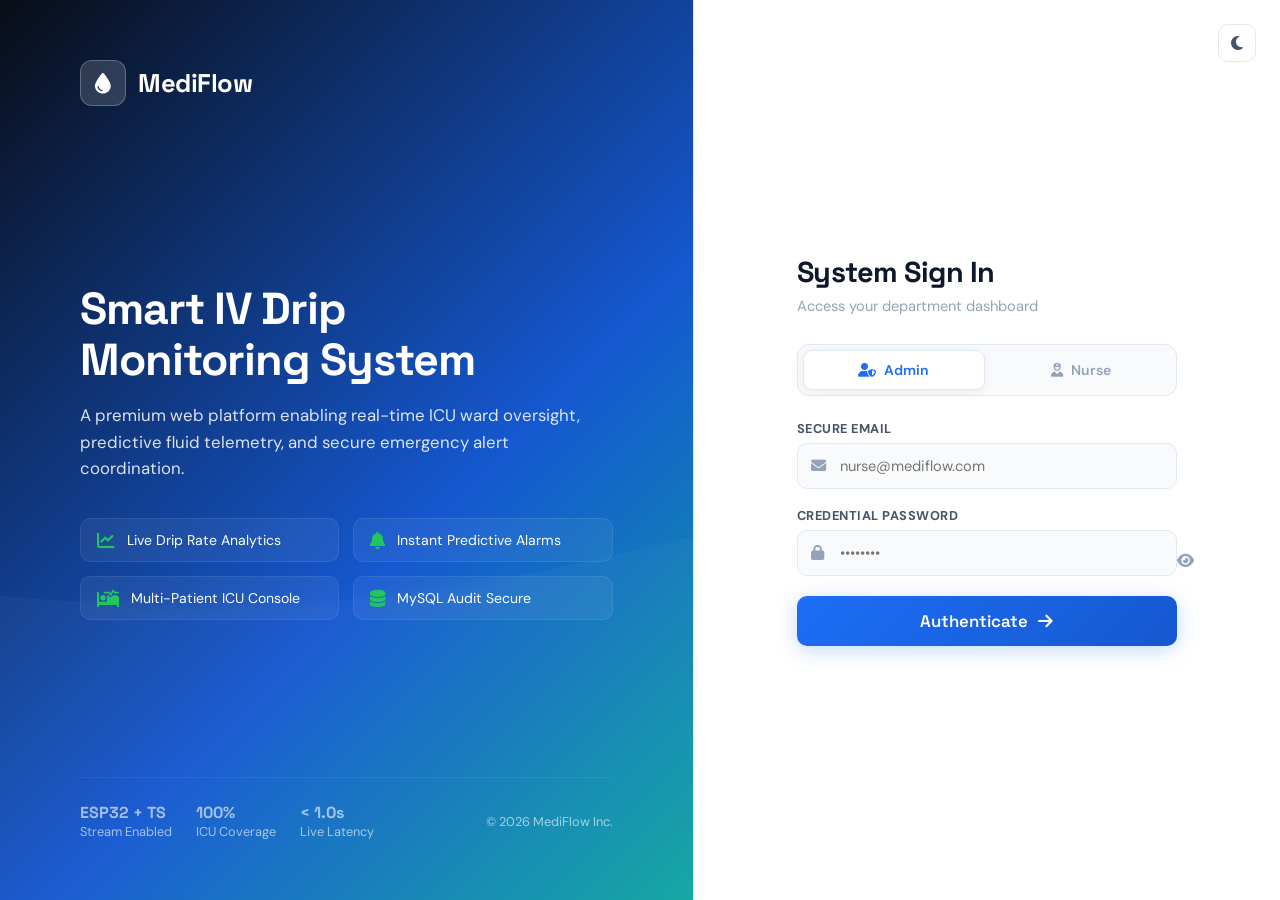
<file: frontend/index.html>
<!DOCTYPE html>
<html lang="en">
<head>
  <meta charset="UTF-8"/>
  <meta name="viewport" content="width=device-width, initial-scale=1.0"/>
  <title>MediFlow — Login</title>
  <link rel="stylesheet" href="css/main.css"/>
  <link rel="stylesheet" href="https://cdnjs.cloudflare.com/ajax/libs/font-awesome/6.5.0/css/all.min.css"/>
  <style>
    body { min-height: 100vh; display: flex; overflow: hidden; margin: 0; padding: 0; background: var(--bg); }
    .bg-grid { position: absolute; inset: 0; background-image: linear-gradient(rgba(29,110,245,.03) 1px, transparent 1px), linear-gradient(90deg, rgba(29,110,245,.03) 1px, transparent 1px); background-size: 50px 50px; z-index: 1; pointer-events: none; }
    .bg-orb { position: absolute; width: 800px; height: 800px; border-radius: 50%; background: radial-gradient(circle, rgba(14, 165, 160, 0.15) 0%, transparent 60%); top: -300px; left: -200px; animation: orbMove 10s ease-in-out infinite alternate; z-index: 1; pointer-events: none; }
    @keyframes orbMove { to { transform: translate(200px, 150px) scale(1.1); } }
    
    .login-wrap { position: relative; z-index: 2; display: flex; width: 100vw; height: 100vh; overflow: hidden; }
    
    /* Left brand split panel */
    .brand-panel { 
      flex: 1.25; 
      background: linear-gradient(135deg, #090d16 0%, #1558d0 60%, #0ea5a0 100%); 
      padding: 60px 80px; 
      display: flex; 
      flex-direction: column; 
      justify-content: space-between; 
      color: #fff; 
      position: relative; 
      overflow: hidden; 
    }
    
    /* Animated wave pattern for premium aesthetic */
    .brand-panel::before {
      content: "";
      position: absolute;
      inset: 0;
      background: url('data:image/svg+xml;utf8,<svg viewBox="0 0 1440 320" xmlns="http://www.w3.org/2000/svg"><path fill="rgba(255,255,255,0.03)" d="M0,192L60,186.7C120,181,240,171,360,181.3C480,192,600,224,720,213.3C840,203,960,149,1080,138.7C1200,128,1320,160,1380,176L1440,192L1440,320L1380,320C1320,320,1200,320,1080,320C960,320,840,320,720,320C600,320,480,320,360,320C240,320,120,320,60,320L0,320Z"></path></svg>');
      background-size: cover;
      background-position: bottom;
      z-index: 0;
      pointer-events: none;
    }

    .brand-logo { display: flex; align-items: center; gap: 12px; margin-bottom: 20px; z-index: 2; }
    .brand-logo .logo-icon { width: 46px; height: 46px; background: rgba(255, 255, 255, 0.15); border-radius: 12px; display: flex; align-items: center; justify-content: center; font-size: 1.3rem; border: 1px solid rgba(255, 255, 255, 0.25); backdrop-filter: blur(10px); }
    .brand-logo span { font-family: 'Space Grotesk', sans-serif; font-size: 1.6rem; font-weight: 700; letter-spacing: -0.5px; }
    
    .brand-content { max-width: 580px; z-index: 2; margin: auto 0; }
    .brand-panel h1 { font-size: 2.8rem; font-weight: 700; line-height: 1.15; margin-bottom: 16px; letter-spacing: -1px; }
    .brand-panel p { font-size: 1.05rem; opacity: 0.85; line-height: 1.6; margin-bottom: 36px; }
    
    .feature-list { display: grid; grid-template-columns: 1fr 1fr; gap: 14px; }
    .feature-item { display: flex; align-items: center; gap: 12px; font-size: 0.88rem; background: rgba(255, 255, 255, 0.06); padding: 12px 16px; border-radius: 10px; border: 1px solid rgba(255, 255, 255, 0.08); backdrop-filter: blur(5px); }
    .feature-item i { color: #22c55e; font-size: 1.1rem; }
    
    .brand-footer { z-index: 2; display: flex; justify-content: space-between; align-items: center; border-top: 1px solid rgba(255, 255, 255, 0.1); padding-top: 24px; font-size: 0.8rem; opacity: 0.6; }
    .brand-stats { display: flex; gap: 24px; }
    .stat-pill { display: flex; flex-direction: column; }
    .stat-val { font-family: 'Space Grotesk', sans-serif; font-weight: 700; font-size: 1rem; color: #fff; }

    /* Right form split panel */
    .form-panel { 
      flex: 1; 
      background: var(--card); 
      padding: 60px 80px; 
      display: flex; 
      flex-direction: column;
      justify-content: center;
      align-items: center; 
      z-index: 2;
      border-left: 1px solid var(--border);
      position: relative;
    }
    .form-card { width: 100%; max-width: 380px; }
    .form-card h2 { font-size: 1.8rem; font-weight: 700; color: var(--text); margin-bottom: 6px; letter-spacing: -0.5px; }
    .form-card > p { color: var(--muted); font-size: .92rem; margin-bottom: 28px; }
    
    /* Role tabs */
    .role-tabs { display: flex; gap: 6px; background: var(--surface); padding: 5px; border-radius: 12px; margin-bottom: 24px; border: 1px solid var(--border); }
    .role-tab { flex: 1; padding: 10px 14px; border: none; background: transparent; border-radius: 9px; font-family: 'DM Sans', sans-serif; font-size: .88rem; font-weight: 600; color: var(--muted); cursor: pointer; transition: all .2s; display: flex; align-items: center; justify-content: center; gap: 8px; }
    .role-tab.active { background: var(--card); color: var(--blue); box-shadow: var(--shadow); border: 1.5px solid var(--border); }
    
    /* Inputs */
    .form-group { margin-bottom: 18px; }
    .form-group label { display: block; font-size: .8rem; font-weight: 700; color: var(--text2); margin-bottom: 6px; text-transform: uppercase; letter-spacing: 0.5px; }
    .input-wrap { position: relative; display: flex; align-items: center; }
    .input-wrap i:first-child { position: absolute; left: 14px; color: var(--muted); font-size: .95rem; }
    .input-wrap input { width: 100%; padding: 12px 42px; border: 1.5px solid var(--border); border-radius: 10px; font-family: 'DM Sans', sans-serif; font-size: .92rem; color: var(--text); background: var(--surface); outline: none; transition: all .2s; }
    .input-wrap input:focus { border-color: var(--blue); box-shadow: 0 0 0 4px rgba(29,110,245,.1); background: var(--card); }
    .eye-btn { position: absolute; right: 14px; border: none; background: none; color: var(--muted); cursor: pointer; font-size: 1rem; }
    
    /* Error display */
    .login-error { background: #fef2f2; border: 1.5px solid #fca5a5; color: #dc2626; padding: 12px 14px; border-radius: 10px; font-size: .84rem; margin-bottom: 18px; display: none; align-items: center; gap: 10px; }
    
    /* Button */
    .login-btn { width: 100%; padding: 14px; background: linear-gradient(135deg, var(--blue), var(--blue-dk)); color: #fff; border: none; border-radius: 10px; font-family: 'Space Grotesk', sans-serif; font-size: 1.05rem; font-weight: 600; cursor: pointer; display: flex; align-items: center; justify-content: center; gap: 10px; transition: all .2s; box-shadow: 0 4px 20px rgba(29,110,245,.25); margin-top: 8px; }
    .login-btn:hover { transform: translateY(-1.5px); box-shadow: 0 6px 28px rgba(29,110,245,.35); }
    .login-btn:disabled { opacity: .7; cursor: not-allowed; transform: none; }
    
    /* Demo credentials */
    .demo-box { margin-top: 24px; padding: 14px; background: rgba(29,110,245,.04); border: 1.5px solid rgba(29,110,245,.12); border-radius: 12px; font-size: .82rem; color: var(--text2); }
    .demo-box p { margin-bottom: 4px; }
    .demo-box strong { color: var(--text); }
    code { background: rgba(29,110,245,.08); padding: 2px 6px; border-radius: 5px; font-size: .78rem; color: var(--blue-dk); font-weight: 600; font-family: monospace; }

    /* Theme toggle on login */
    .login-theme-toggle { position: absolute; top: 24px; right: 24px; }
    .btn-login-theme { width: 38px; height: 38px; border: 1.5px solid var(--border); border-radius: 10px; background: var(--card); color: var(--text2); cursor: pointer; display: flex; align-items: center; justify-content: center; font-size: 1rem; transition: all 0.2s; }
    .btn-login-theme:hover { background: var(--surface); color: var(--text); }

    /* Responsive grid styles */
    @media(max-width: 990px) {
      .brand-panel { display: none; }
      .form-panel { padding: 40px 24px; }
    }
  </style>
</head>
<body>
  <div class="bg-grid"></div>
  <div class="bg-orb"></div>

  <div class="login-wrap">
    <!-- Left Split: Branding -->
    <div class="brand-panel">
      <div class="brand-logo">
        <div class="logo-icon"><i class="fa-solid fa-droplet"></i></div>
        <span>MediFlow</span>
      </div>
      
      <div class="brand-content">
        <h1>Smart IV Drip<br/>Monitoring System</h1>
        <p>A premium web platform enabling real-time ICU ward oversight, predictive fluid telemetry, and secure emergency alert coordination.</p>
        
        <div class="feature-list">
          <div class="feature-item"><i class="fa-solid fa-chart-line"></i> Live Drip Rate Analytics</div>
          <div class="feature-item"><i class="fa-solid fa-bell"></i> Instant Predictive Alarms</div>
          <div class="feature-item"><i class="fa-solid fa-bed-pulse"></i> Multi-Patient ICU Console</div>
          <div class="feature-item"><i class="fa-solid fa-database"></i> MySQL Audit Secure</div>
        </div>
      </div>
      
      <div class="brand-footer">
        <div class="brand-stats">
          <div class="stat-pill"><span class="stat-val">ESP32 + TS</span><span>Stream Enabled</span></div>
          <div class="stat-pill"><span class="stat-val">100%</span><span>ICU Coverage</span></div>
          <div class="stat-pill"><span class="stat-val">&lt; 1.0s</span><span>Live Latency</span></div>
        </div>
        <span>© 2026 MediFlow Inc.</span>
      </div>
    </div>

    <!-- Right Split: Login Form -->
    <div class="form-panel">
      <!-- Theme Switcher -->
      <div class="login-theme-toggle">
        <button class="btn-login-theme" onclick="toggleDarkMode(); updateLoginThemeIcon()">
          <i class="fa-solid fa-moon" id="loginThemeIcon"></i>
        </button>
      </div>

      <div class="form-card">
        <h2>System Sign In</h2>
        <p>Access your department dashboard</p>

        <!-- Role selector -->
        <div class="role-tabs">
          <button class="role-tab active" onclick="selectRole('admin',this)">
            <i class="fa-solid fa-user-shield"></i> Admin
          </button>
          <button class="role-tab" onclick="selectRole('nurse',this)">
            <i class="fa-solid fa-user-nurse"></i> Nurse
          </button>
        </div>

        <form onsubmit="handleLogin(event)">
          <div class="form-group">
            <label>Secure Email</label>
            <div class="input-wrap">
              <i class="fa-solid fa-envelope"></i>
              <input type="email" id="email" placeholder="nurse@mediflow.com" required/>
            </div>
          </div>
          <div class="form-group" style="margin-bottom: 20px">
            <label>Credential Password</label>
            <div class="input-wrap">
              <i class="fa-solid fa-lock"></i>
              <input type="password" id="password" placeholder="••••••••" required/>
              <button type="button" class="eye-btn" onclick="togglePwd()">
                <i class="fa-solid fa-eye" id="eyeIcon"></i>
              </button>
            </div>
          </div>

          <div class="login-error" id="loginError">
            <i class="fa-solid fa-circle-exclamation"></i>
            <span id="errorMsg">Invalid credentials.</span>
          </div>

          <button type="submit" class="login-btn" id="loginBtn">
            <span id="btnText">Authenticate</span>
            <i class="fa-solid fa-arrow-right"></i>
          </button>
        </form>      
      </div>
    </div>
  </div>

  <script src="js/api.js"></script>
  <script src="js/auth.js"></script>
  <script>
    let selectedRole = 'admin';

    // Apply saved theme state on load
    initDarkMode();
    updateLoginThemeIcon();

    function updateLoginThemeIcon() {
      const icon = document.getElementById('loginThemeIcon');
      if (!icon) return;
      const isDark = document.documentElement.getAttribute('data-theme') === 'dark';
      icon.className = isDark ? 'fa-solid fa-sun' : 'fa-solid fa-moon';
    }

    function selectRole(role, btn) {
      selectedRole = role;
      document.querySelectorAll('.role-tab').forEach(t => t.classList.remove('active'));
      btn.classList.add('active');
    }

    function togglePwd() {
      const inp  = document.getElementById('password');
      const icon = document.getElementById('eyeIcon');
      inp.type   = inp.type === 'password' ? 'text' : 'password';
      icon.className = inp.type === 'password' ? 'fa-solid fa-eye' : 'fa-solid fa-eye-slash';
    }

    async function handleLogin(e) {
      e.preventDefault();
      const email    = document.getElementById('email').value.trim();
      const password = document.getElementById('password').value;
      const btn      = document.getElementById('loginBtn');
      const errDiv   = document.getElementById('loginError');

      btn.disabled = true;
      document.getElementById('btnText').textContent = 'Signing in...';
      errDiv.style.display = 'none';

      const res = await apiLogin(email, password);

      if (res.success) {
        // Check role matches selected tab
        if (res.user.role !== selectedRole) {
          document.getElementById('errorMsg').textContent =
            `This account is a ${res.user.role}, not a ${selectedRole}. Please select the correct role.`;
          errDiv.style.display = 'flex';
          btn.disabled = false;
          document.getElementById('btnText').textContent = 'Sign In';
          return;
        }
        saveSession(res.token, res.user);
        window.location.href = res.user.role === 'admin'
          ? '/admin/dashboard.html'
          : '/nurse/dashboard.html';
      } else {
        document.getElementById('errorMsg').textContent = res.message || 'Invalid credentials.';
        errDiv.style.display = 'flex';
        btn.disabled = false;
        document.getElementById('btnText').textContent = 'Sign In';
      }
    }
  </script>
</body>
</html>
</file>
<file: frontend/css/main.css>
/* ================================================
   MediFlow - Main Shared CSS
================================================ */
@import url('https://fonts.googleapis.com/css2?family=DM+Sans:wght@300;400;500;600&family=Space+Grotesk:wght@400;500;600;700&display=swap');

:root {
  --blue:      #1d6ef5;
  --blue-dk:   #1558d0;
  --teal:      #0ea5a0;
  --green:     #22c55e;
  --yellow:    #f59e0b;
  --red:       #ef4444;
  --bg:        #f0f4ff;
  --card:      #ffffff;
  --surface:   #f8fafc;
  --text:      #0f172a;
  --text2:     #475569;
  --muted:     #94a3b8;
  --border:    #e2e8f0;
  --sidebar:   #0f172a;
  --radius:    14px;
  --shadow:    0 2px 12px rgba(0,0,0,.06);
  --shadow-md: 0 8px 32px rgba(0,0,0,.10);
  --sidebar-w: 240px;
}
[data-theme="dark"] {
  --bg:#0a0f1e; --card:#1e293b; --surface:#111827;
  --text:#f1f5f9; --text2:#94a3b8; --muted:#475569; --border:#334155;
}
*{box-sizing:border-box;margin:0;padding:0;}
body{font-family:'DM Sans',sans-serif;background:var(--bg);color:var(--text);transition:background .3s,color .3s;}
h1,h2,h3,h4{font-family:'Space Grotesk',sans-serif;}
a{text-decoration:none;}

/* Buttons */
.btn{display:inline-flex;align-items:center;gap:8px;padding:10px 20px;border:none;border-radius:9px;font-family:'DM Sans',sans-serif;font-size:.9rem;font-weight:600;cursor:pointer;transition:all .2s;}
.btn-primary{background:var(--blue);color:#fff;}
.btn-primary:hover{background:var(--blue-dk);transform:translateY(-1px);}
.btn-danger{background:rgba(239,68,68,.1);color:#dc2626;border:1px solid rgba(239,68,68,.3);}
.btn-danger:hover{background:rgba(239,68,68,.2);}
.btn-sm{padding:6px 13px;font-size:.8rem;}
.btn-green{background:rgba(34,197,94,.1);color:#16a34a;border:1px solid rgba(34,197,94,.3);}

/* Card */
.card{background:var(--card);border-radius:var(--radius);box-shadow:var(--shadow);padding:24px;}

/* Form */
.form-group{margin-bottom:16px;}
.form-group label{display:block;font-size:.82rem;font-weight:600;color:var(--text2);margin-bottom:6px;}
.form-group input,.form-group select,.form-group textarea{width:100%;padding:10px 13px;border:1.5px solid var(--border);border-radius:9px;background:var(--surface);color:var(--text);font-family:'DM Sans',sans-serif;font-size:.9rem;outline:none;transition:border-color .2s;}
.form-group input:focus,.form-group select:focus{border-color:var(--blue);}

/* Badge */
.badge{padding:3px 10px;border-radius:20px;font-size:.72rem;font-weight:700;text-transform:uppercase;}
.badge-normal{background:rgba(34,197,94,.12);color:#16a34a;}
.badge-warning{background:rgba(245,158,11,.12);color:#d97706;}
.badge-critical{background:rgba(239,68,68,.12);color:#dc2626;}
.badge-admin{background:rgba(29,110,245,.12);color:var(--blue);}
.badge-nurse{background:rgba(14,165,160,.12);color:var(--teal);}

/* Table */
.table-wrap{overflow-x:auto;}
table{width:100%;border-collapse:collapse;font-size:.88rem;}
th{text-align:left;padding:11px 14px;background:var(--surface);color:var(--text2);font-weight:600;font-size:.78rem;text-transform:uppercase;border-bottom:1px solid var(--border);}
td{padding:12px 14px;border-bottom:1px solid var(--border);color:var(--text);}
tr:last-child td{border-bottom:none;}
tr:hover td{background:var(--surface);}

/* Toast */
.toast{position:fixed;top:80px;right:-420px;width:370px;background:var(--card);border-radius:13px;padding:16px 18px;box-shadow:var(--shadow-md);border-left:4px solid var(--red);z-index:9999;display:flex;align-items:center;gap:14px;transition:right .4s cubic-bezier(.34,1.56,.64,1);}
.toast.show{right:22px;}
.toast-icon{width:38px;height:38px;border-radius:50%;background:rgba(239,68,68,.1);display:flex;align-items:center;justify-content:center;color:var(--red);font-size:1rem;flex-shrink:0;}
.toast-body{flex:1;}
.toast-body strong{font-size:.9rem;display:block;}
.toast-body p{font-size:.8rem;color:var(--text2);margin-top:2px;}
.toast-close{border:none;background:none;font-size:1rem;color:var(--muted);cursor:pointer;}

/* Modal */
.modal-overlay{display:none;position:fixed;inset:0;background:rgba(0,0,0,.5);z-index:500;align-items:center;justify-content:center;}
.modal-overlay.open{display:flex;}
.modal-box{background:var(--card);border-radius:18px;padding:28px;width:90%;max-width:520px;box-shadow:0 24px 64px rgba(0,0,0,.2);animation:modalIn .25s ease;}
@keyframes modalIn{from{opacity:0;transform:scale(.94)}to{opacity:1;transform:scale(1)}}
.modal-header{display:flex;justify-content:space-between;align-items:center;margin-bottom:20px;}
.modal-header h3{font-size:1.1rem;font-weight:700;}
.modal-close{border:none;background:var(--surface);width:30px;height:30px;border-radius:7px;font-size:1rem;color:var(--text2);cursor:pointer;}

/* Spinner */
.spinner{width:36px;height:36px;border:3px solid var(--border);border-top-color:var(--blue);border-radius:50%;animation:spin .7s linear infinite;margin:40px auto;}
@keyframes spin{to{transform:rotate(360deg)}}

/* Live dot */
.live-dot{width:8px;height:8px;border-radius:50%;background:var(--green);animation:blink 1.2s ease-in-out infinite;display:inline-block;}
@keyframes blink{0%,100%{opacity:1}50%{opacity:.2}}

/* Layout */
.page-layout{display:flex;min-height:100vh;}
.sidebar{width:var(--sidebar-w);background:var(--sidebar);height:100vh;position:fixed;top:0;left:0;display:flex;flex-direction:column;z-index:100;overflow-y:auto;transition:transform .3s;}
.sidebar-logo{display:flex;align-items:center;gap:10px;padding:22px 20px;border-bottom:1px solid rgba(255,255,255,.07);}
.logo-icon{width:36px;height:36px;background:var(--blue);border-radius:9px;display:flex;align-items:center;justify-content:center;color:#fff;font-size:1rem;}
.logo-text{font-family:'Space Grotesk',sans-serif;font-size:1.15rem;font-weight:700;color:#fff;}
.sidebar-nav{flex:1;padding:16px 12px;display:flex;flex-direction:column;gap:2px;}
.nav-item{display:flex;align-items:center;gap:12px;padding:10px 12px;border-radius:9px;color:#94a3b8;font-size:.9rem;font-weight:500;transition:all .2s;cursor:pointer;border:none;background:none;width:100%;text-align:left;}
.nav-item:hover{background:rgba(255,255,255,.06);color:#fff;}
.nav-item.active{background:rgba(29,110,245,.2);color:#60a5fa;}
.nav-item i{width:18px;text-align:center;}
.sidebar-bottom{padding:16px 12px;border-top:1px solid rgba(255,255,255,.07);display:flex;flex-direction:column;gap:8px;}
.user-pill{display:flex;align-items:center;gap:10px;padding:8px 12px;}
.user-avatar{width:34px;height:34px;background:var(--blue);border-radius:50%;display:flex;align-items:center;justify-content:center;color:#fff;font-weight:700;font-size:.9rem;flex-shrink:0;}
.user-name{color:#fff;font-size:.88rem;font-weight:500;}
.user-role{color:#64748b;font-size:.74rem;}
.btn-logout{display:flex;align-items:center;gap:8px;padding:9px 12px;background:rgba(239,68,68,.15);border:1px solid rgba(239,68,68,.3);border-radius:9px;color:#f87171;font-family:'DM Sans',sans-serif;font-size:.88rem;cursor:pointer;transition:background .2s;width:100%;}
.btn-logout:hover{background:rgba(239,68,68,.25);}
.btn-theme{display:flex;align-items:center;gap:10px;padding:9px 12px;background:rgba(255,255,255,.06);border:none;border-radius:9px;color:#94a3b8;font-family:'DM Sans',sans-serif;font-size:.88rem;cursor:pointer;transition:all .2s;width:100%;}
.btn-theme:hover{background:rgba(255,255,255,.1);color:#fff;}

/* Main content */
.main{margin-left:var(--sidebar-w);flex:1;display:flex;flex-direction:column;min-height:100vh;}
.topbar{position:sticky;top:0;z-index:50;background:var(--card);border-bottom:1px solid var(--border);padding:14px 28px;display:flex;align-items:center;gap:16px;box-shadow:var(--shadow);}
.topbar-title{flex:1;}
.topbar-title h1{font-size:1.15rem;font-weight:700;}
.topbar-title p{font-size:.78rem;color:var(--muted);margin-top:1px;}
.topbar-right{display:flex;align-items:center;gap:12px;}
.page-body{padding:28px;flex:1;}

/* Hamburger */
.hamburger{display:none;border:none;background:none;color:var(--text2);font-size:1.2rem;cursor:pointer;}

/* Summary grid */
.summary-grid{display:grid;grid-template-columns:repeat(4,1fr);gap:16px;margin-bottom:28px;}
.summary-card{background:var(--card);border-radius:var(--radius);padding:20px;display:flex;align-items:center;gap:16px;box-shadow:var(--shadow);border-left:4px solid var(--accent,var(--blue));transition:transform .2s,box-shadow .2s;}
.summary-card:hover{transform:translateY(-2px);box-shadow:var(--shadow-md);}
.sc-icon{width:46px;height:46px;border-radius:11px;display:flex;align-items:center;justify-content:center;font-size:1.15rem;}
.sc-label{font-size:.78rem;color:var(--muted);margin-bottom:3px;}
.sc-value{font-family:'Space Grotesk',sans-serif;font-size:1.8rem;font-weight:700;line-height:1;}

/* Section header */
.sec-header{display:flex;align-items:center;justify-content:space-between;margin-bottom:18px;}
.sec-header h2{font-size:1.05rem;font-weight:700;}

/* Empty state */
.empty-state{text-align:center;padding:60px 20px;color:var(--muted);}
.empty-state i{font-size:2.5rem;margin-bottom:12px;display:block;}
.empty-state p{font-size:.9rem;}

/* Responsive */
@media(max-width:860px){
  :root{--sidebar-w:0px;}
  .sidebar{transform:translateX(-240px);width:240px;}
  .sidebar.open{transform:translateX(0);}
  .main{margin-left:0;}
  .hamburger{display:flex;}
  .summary-grid{grid-template-columns:1fr 1fr;}
}
@media(max-width:500px){
  .summary-grid{grid-template-columns:1fr;}
  .page-body{padding:16px;}
}
</file>
